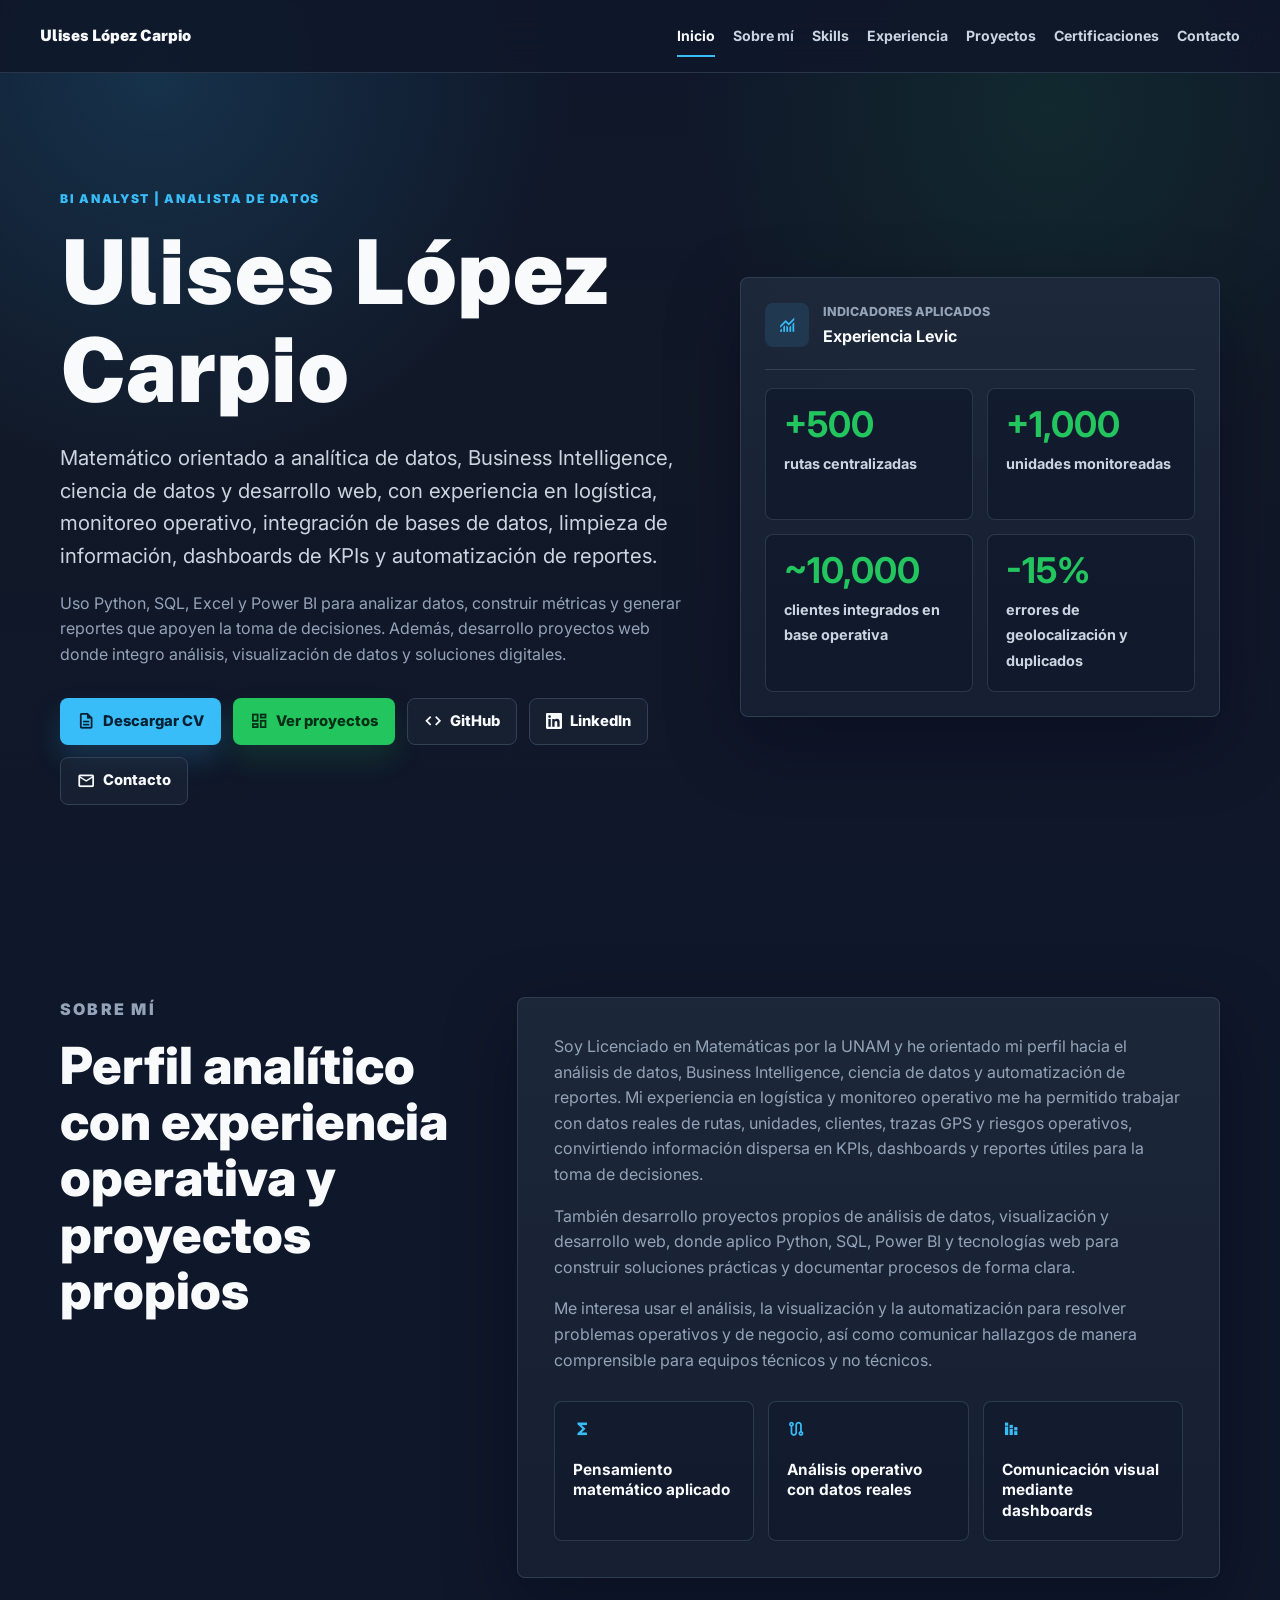
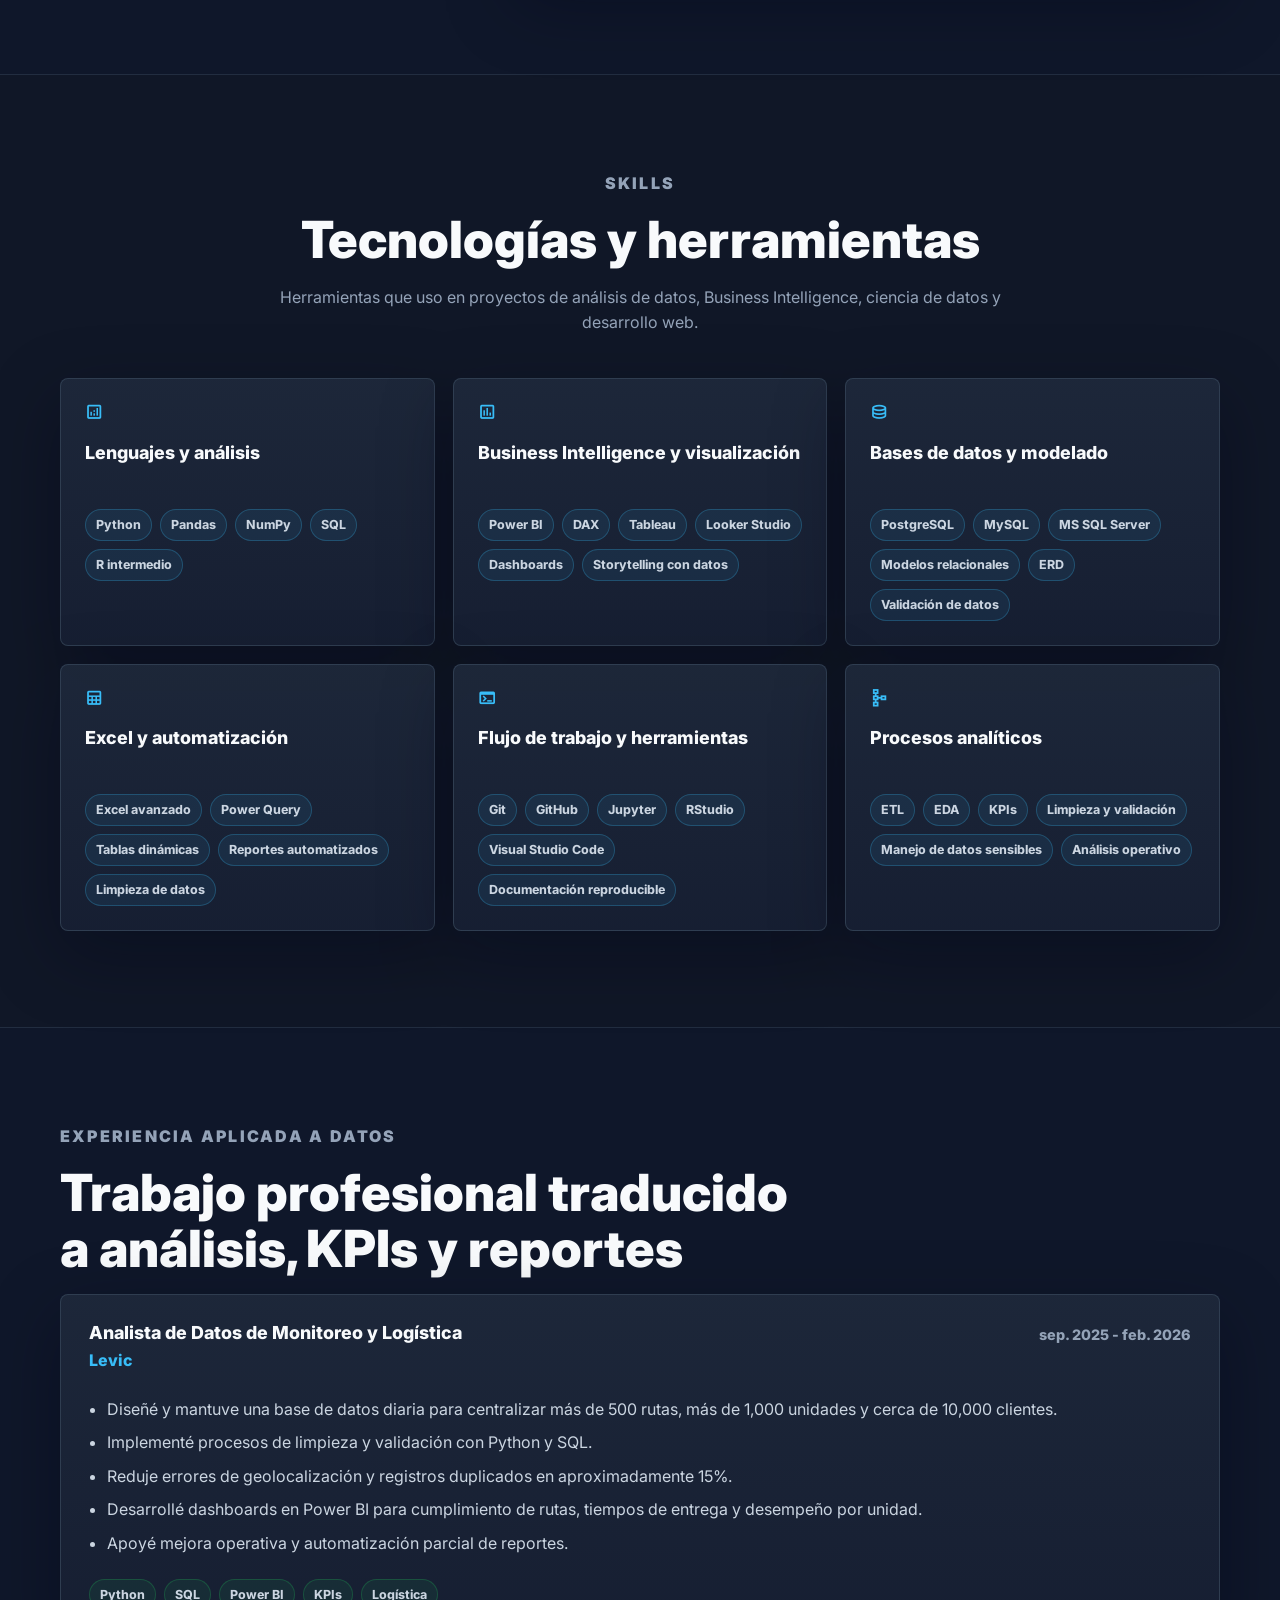
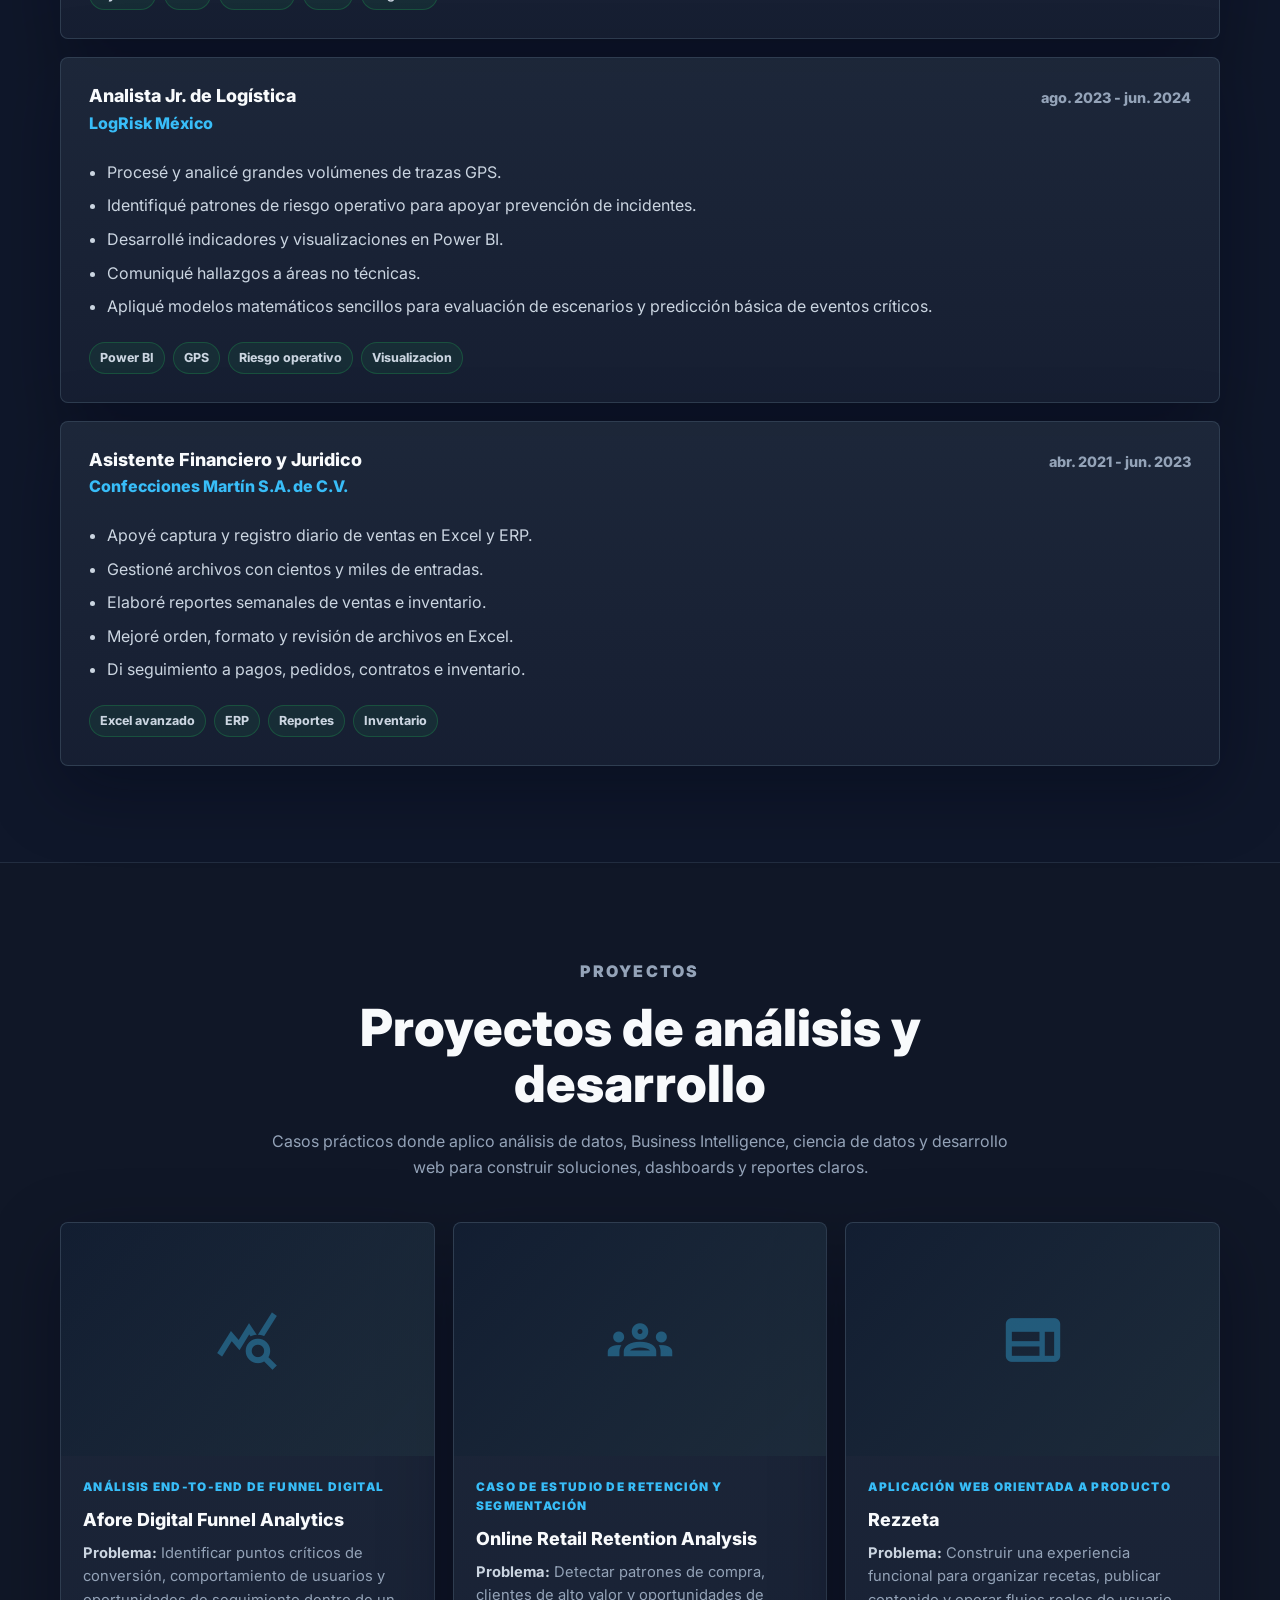
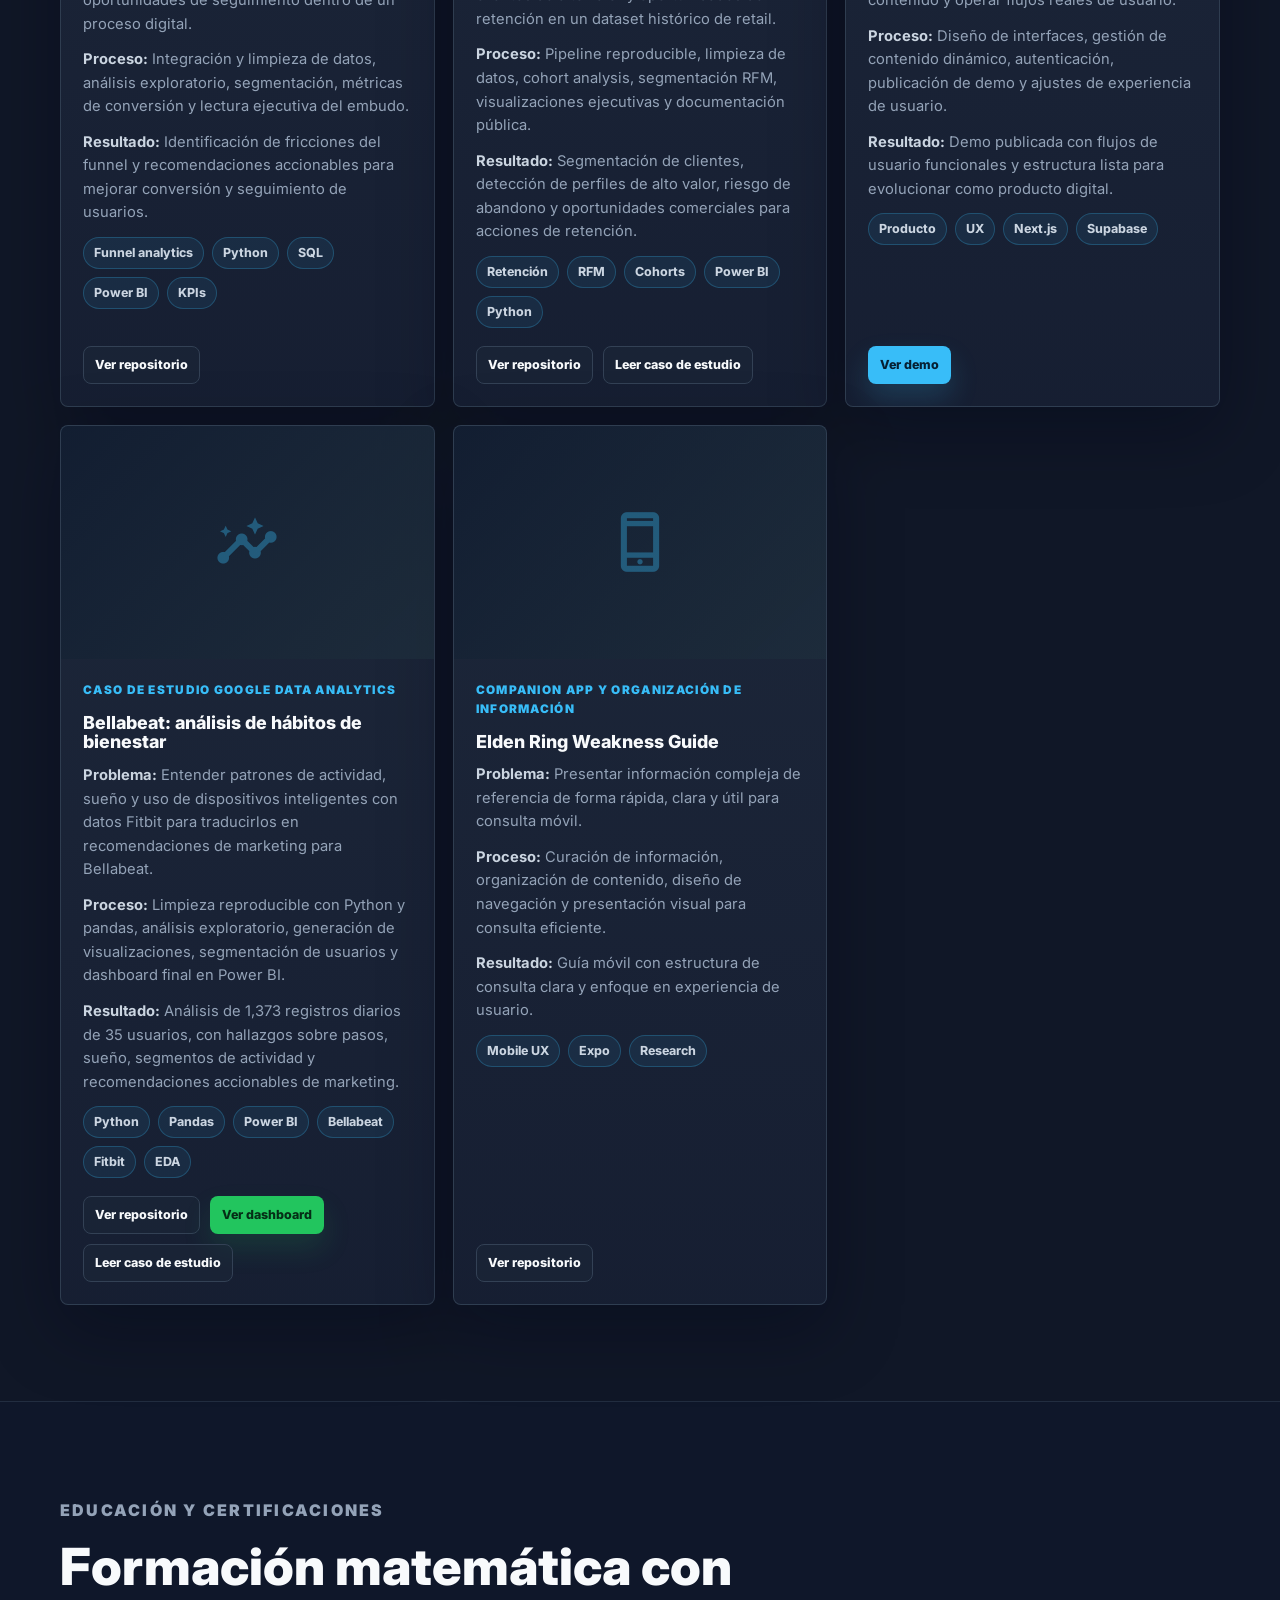
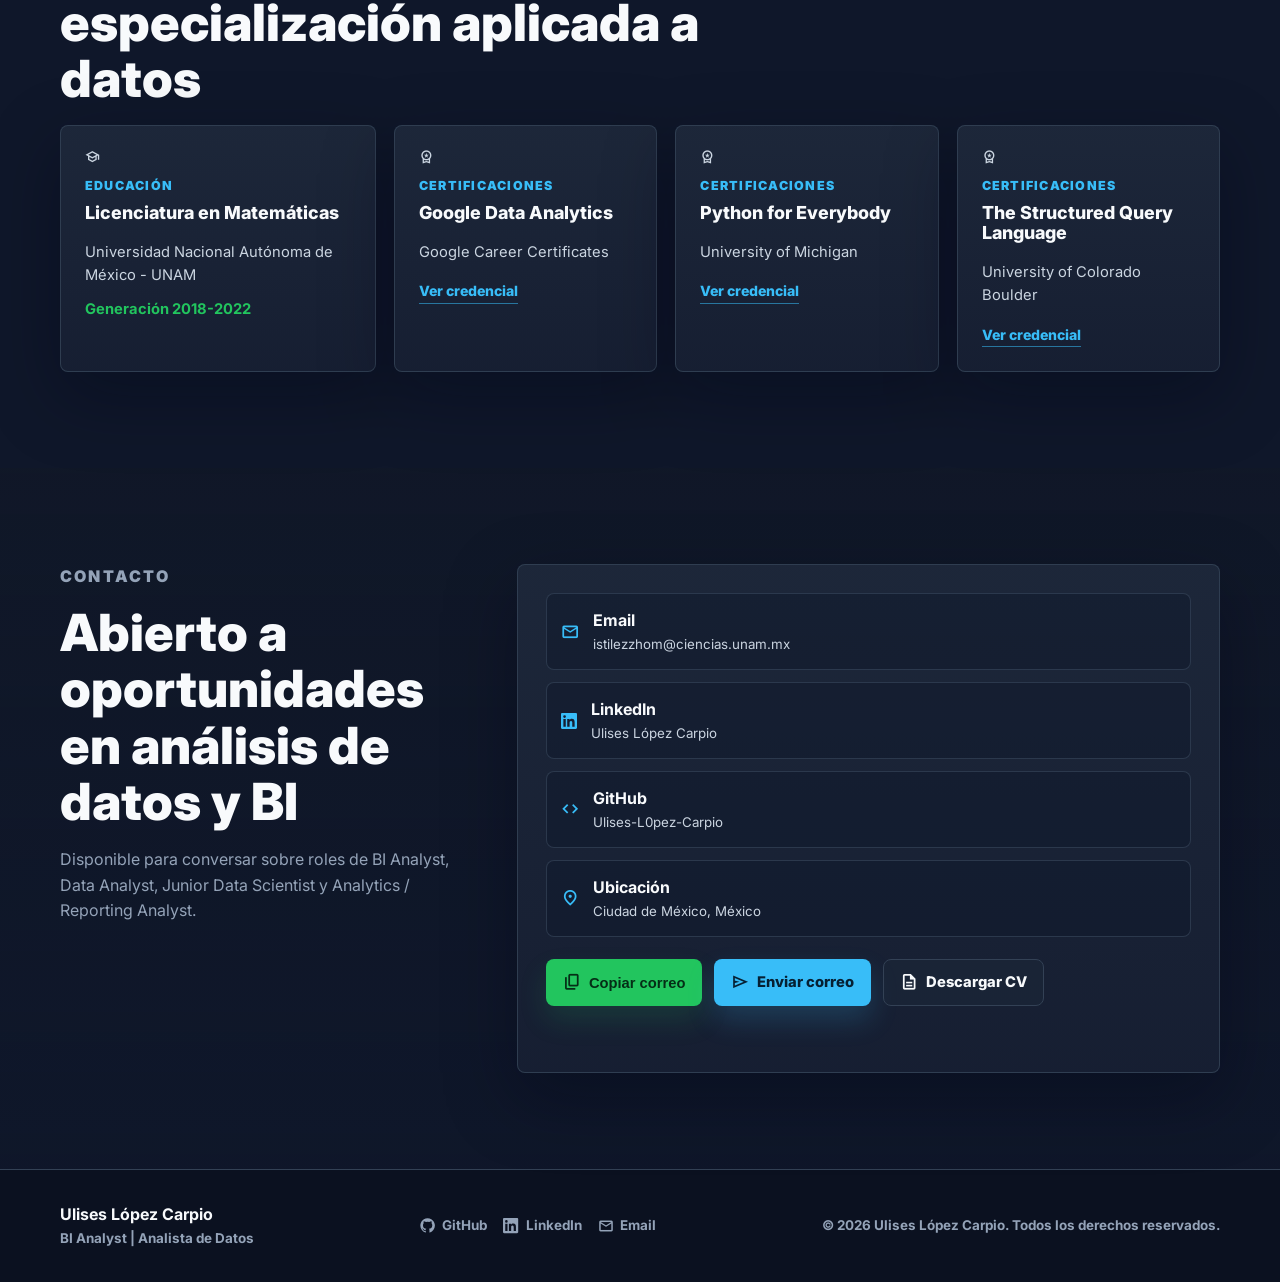
<file: index.html>
<!DOCTYPE html>
<html lang="es">
<head>
  <meta charset="UTF-8">
  <meta name="viewport" content="width=device-width, initial-scale=1.0">
  <meta name="description" content="Portafolio profesional de Ulises López Carpio, BI Analyst y Analista de Datos con experiencia en Python, SQL, Power BI, logística, monitoreo operativo, dashboards, KPIs y automatización de reportes.">
  <meta property="og:title" content="Ulises López Carpio | BI Analyst & Data Analyst Portfolio">
  <meta property="og:description" content="Portafolio profesional de Ulises López Carpio: analítica de datos, Business Intelligence, dashboards de KPIs, Python, SQL y Power BI aplicados a problemas reales.">
  <meta property="og:type" content="website">
  <meta property="og:url" content="https://ulises-l0pez-carpio.github.io/">
  <meta name="theme-color" content="#0F172A">
  <title>Ulises López Carpio | BI Analyst & Data Analyst Portfolio</title>

  <link rel="preconnect" href="https://fonts.googleapis.com">
  <link rel="preconnect" href="https://fonts.gstatic.com" crossorigin>
  <link href="https://fonts.googleapis.com/css2?family=Inter:wght@400;500;600;700;800&family=Public+Sans:wght@500;600;700;800;900&display=swap" rel="stylesheet">
  <link rel="stylesheet" href="https://fonts.googleapis.com/css2?family=Material+Symbols+Outlined:opsz,wght,FILL,GRAD@20..48,100..700,0..1,-50..200">
  <link rel="stylesheet" href="styles.css">
</head>
<body>
  <header class="site-header">
    <nav class="nav-shell" aria-label="Navegacion principal">
      <a class="brand" href="#inicio" aria-label="Ir al inicio">Ulises López Carpio</a>

      <button id="mobile-menu-btn" class="menu-toggle" type="button" aria-expanded="false" aria-controls="nav-links" aria-label="Abrir menú">
        <span class="material-symbols-outlined" aria-hidden="true">menu</span>
      </button>

      <div id="nav-links" class="nav-links">
        <a href="#inicio">Inicio</a>
        <a href="#sobre-mi">Sobre mí</a>
        <a href="#skills">Skills</a>
        <a href="#experiencia">Experiencia</a>
        <a href="#proyectos">Proyectos</a>
        <a href="#certificaciones">Certificaciones</a>
        <a href="#contacto">Contacto</a>
      </div>
    </nav>
  </header>

  <main>
    <section id="inicio" class="hero section">
      <div class="site-shell hero-grid">
        <div class="hero-content reveal">
          <p class="eyebrow">BI Analyst | Analista de Datos</p>
          <h1>Ulises López Carpio</h1>
          <p class="hero-subtitle">
            Matemático orientado a analítica de datos, Business Intelligence, ciencia de datos y desarrollo web, con experiencia en logística, monitoreo operativo, integración de bases de datos, limpieza de información, dashboards de KPIs y automatización de reportes.
          </p>
          <p class="hero-copy">
            Uso Python, SQL, Excel y Power BI para analizar datos, construir métricas y generar reportes que apoyen la toma de decisiones. Además, desarrollo proyectos web donde integro análisis, visualización de datos y soluciones digitales.
          </p>

          <div class="cta-row" aria-label="Acciones principales">
            <a class="btn btn-primary" href="CV_Ulises_Lopez_Carpio_Analista_Datos.pdf" download>
              <span class="material-symbols-outlined" aria-hidden="true">description</span>
              Descargar CV
            </a>
            <a class="btn btn-secondary" href="#proyectos">
              <span class="material-symbols-outlined" aria-hidden="true">dashboard</span>
              Ver proyectos
            </a>
            <a class="btn btn-ghost" href="https://github.com/Ulises-L0pez-Carpio" target="_blank" rel="noreferrer">
              <span class="material-symbols-outlined" aria-hidden="true">code</span>
              GitHub
            </a>
            <a class="btn btn-ghost" href="https://www.linkedin.com/in/ulises-lópez-carpio-74725a283" target="_blank" rel="noreferrer">
              <svg class="icon-linkedin" viewBox="0 0 24 24" aria-hidden="true" focusable="false">
                <path d="M20.45 20.45h-3.56v-5.57c0-1.33-.02-3.04-1.85-3.04-1.85 0-2.13 1.45-2.13 2.94v5.67H9.35V9h3.41v1.56h.05c.47-.9 1.63-1.85 3.36-1.85 3.6 0 4.26 2.37 4.26 5.45v6.29ZM5.34 7.43a2.06 2.06 0 1 1 0-4.12 2.06 2.06 0 0 1 0 4.12Zm1.78 13.02H3.56V9h3.56v11.45ZM22.22 0H1.77C.79 0 0 .77 0 1.72v20.56C0 23.23.79 24 1.77 24h20.45c.98 0 1.78-.77 1.78-1.72V1.72C24 .77 23.2 0 22.22 0Z"/>
              </svg>
              LinkedIn
            </a>
            <a class="btn btn-ghost" href="#contacto">
              <span class="material-symbols-outlined" aria-hidden="true">mail</span>
              Contacto
            </a>
          </div>
        </div>

        <aside class="hero-panel reveal" aria-label="Indicadores profesionales">
          <div class="panel-header">
            <span class="material-symbols-outlined" aria-hidden="true">monitoring</span>
            <div>
              <p>Indicadores aplicados</p>
              <strong>Experiencia Levic</strong>
            </div>
          </div>
          <div class="metric-grid">
            <div class="metric-card">
              <strong>+500</strong>
              <span>rutas centralizadas</span>
            </div>
            <div class="metric-card">
              <strong>+1,000</strong>
              <span>unidades monitoreadas</span>
            </div>
            <div class="metric-card">
              <strong>~10,000</strong>
              <span>clientes integrados en base operativa</span>
            </div>
            <div class="metric-card">
              <strong>-15%</strong>
              <span>errores de geolocalización y duplicados</span>
            </div>
          </div>
        </aside>
      </div>
    </section>

    <section id="sobre-mi" class="section">
      <div class="site-shell two-column">
        <div class="section-heading reveal">
          <p class="eyebrow">Sobre mí</p>
          <h2>Perfil analítico con experiencia operativa y proyectos propios</h2>
        </div>
        <div class="about-card reveal">
          <p>
            Soy Licenciado en Matemáticas por la UNAM y he orientado mi perfil hacia el análisis de datos, Business Intelligence, ciencia de datos y automatización de reportes. Mi experiencia en logística y monitoreo operativo me ha permitido trabajar con datos reales de rutas, unidades, clientes, trazas GPS y riesgos operativos, convirtiendo información dispersa en KPIs, dashboards y reportes útiles para la toma de decisiones.
          </p>
          <p>
            También desarrollo proyectos propios de análisis de datos, visualización y desarrollo web, donde aplico Python, SQL, Power BI y tecnologías web para construir soluciones prácticas y documentar procesos de forma clara.
          </p>
          <p>
            Me interesa usar el análisis, la visualización y la automatización para resolver problemas operativos y de negocio, así como comunicar hallazgos de manera comprensible para equipos técnicos y no técnicos.
          </p>
          <div class="strength-grid">
            <div>
              <span class="material-symbols-outlined" aria-hidden="true">functions</span>
              <strong>Pensamiento matemático aplicado</strong>
            </div>
            <div>
              <span class="material-symbols-outlined" aria-hidden="true">route</span>
              <strong>Análisis operativo con datos reales</strong>
            </div>
            <div>
              <span class="material-symbols-outlined" aria-hidden="true">stacked_bar_chart</span>
              <strong>Comunicación visual mediante dashboards</strong>
            </div>
          </div>
        </div>
      </div>
    </section>

    <section id="skills" class="section section-alt">
      <div class="site-shell">
        <div class="section-heading centered reveal">
          <p class="eyebrow">Skills</p>
          <h2>Tecnologías y herramientas</h2>
          <p>Herramientas que uso en proyectos de análisis de datos, Business Intelligence, ciencia de datos y desarrollo web.</p>
        </div>
        <div class="skills-grid reveal">
          <article class="skill-card">
            <span class="material-symbols-outlined" aria-hidden="true">analytics</span>
            <h3>Lenguajes y análisis</h3>
            <div class="tag-list">
              <span>Python</span><span>Pandas</span><span>NumPy</span><span>SQL</span><span>R intermedio</span>
            </div>
          </article>
          <article class="skill-card">
            <span class="material-symbols-outlined" aria-hidden="true">insert_chart</span>
            <h3>Business Intelligence y visualización</h3>
            <div class="tag-list">
              <span>Power BI</span><span>DAX</span><span>Tableau</span><span>Looker Studio</span><span>Dashboards</span><span>Storytelling con datos</span>
            </div>
          </article>
          <article class="skill-card">
            <span class="material-symbols-outlined" aria-hidden="true">database</span>
            <h3>Bases de datos y modelado</h3>
            <div class="tag-list">
              <span>PostgreSQL</span><span>MySQL</span><span>MS SQL Server</span><span>Modelos relacionales</span><span>ERD</span><span>Validación de datos</span>
            </div>
          </article>
          <article class="skill-card">
            <span class="material-symbols-outlined" aria-hidden="true">table</span>
            <h3>Excel y automatización</h3>
            <div class="tag-list">
              <span>Excel avanzado</span><span>Power Query</span><span>Tablas dinámicas</span><span>Reportes automatizados</span><span>Limpieza de datos</span>
            </div>
          </article>
          <article class="skill-card">
            <span class="material-symbols-outlined" aria-hidden="true">terminal</span>
            <h3>Flujo de trabajo y herramientas</h3>
            <div class="tag-list">
              <span>Git</span><span>GitHub</span><span>Jupyter</span><span>RStudio</span><span>Visual Studio Code</span><span>Documentación reproducible</span>
            </div>
          </article>
          <article class="skill-card">
            <span class="material-symbols-outlined" aria-hidden="true">schema</span>
            <h3>Procesos analíticos</h3>
            <div class="tag-list">
              <span>ETL</span><span>EDA</span><span>KPIs</span><span>Limpieza y validación</span><span>Manejo de datos sensibles</span><span>Análisis operativo</span>
            </div>
          </article>
        </div>
      </div>
    </section>

    <section id="experiencia" class="section">
      <div class="site-shell">
        <div class="section-heading reveal">
          <p class="eyebrow">Experiencia aplicada a datos</p>
          <h2>Trabajo profesional traducido a análisis, KPIs y reportes</h2>
        </div>
        <div class="experience-grid reveal">
          <article class="experience-card">
            <div class="experience-header">
              <div>
                <h3>Analista de Datos de Monitoreo y Logística</h3>
                <p>Levic</p>
              </div>
              <span>sep. 2025 - feb. 2026</span>
            </div>
            <ul>
              <li>Diseñé y mantuve una base de datos diaria para centralizar más de 500 rutas, más de 1,000 unidades y cerca de 10,000 clientes.</li>
              <li>Implementé procesos de limpieza y validación con Python y SQL.</li>
              <li>Reduje errores de geolocalización y registros duplicados en aproximadamente 15%.</li>
              <li>Desarrollé dashboards en Power BI para cumplimiento de rutas, tiempos de entrega y desempeño por unidad.</li>
              <li>Apoyé mejora operativa y automatización parcial de reportes.</li>
            </ul>
              <div class="tag-list compact"><span>Python</span><span>SQL</span><span>Power BI</span><span>KPIs</span><span>Logística</span></div>
          </article>

          <article class="experience-card">
            <div class="experience-header">
              <div>
                <h3>Analista Jr. de Logística</h3>
                <p>LogRisk México</p>
              </div>
              <span>ago. 2023 - jun. 2024</span>
            </div>
            <ul>
              <li>Procesé y analicé grandes volúmenes de trazas GPS.</li>
              <li>Identifiqué patrones de riesgo operativo para apoyar prevención de incidentes.</li>
              <li>Desarrollé indicadores y visualizaciones en Power BI.</li>
              <li>Comuniqué hallazgos a áreas no técnicas.</li>
              <li>Apliqué modelos matemáticos sencillos para evaluación de escenarios y predicción básica de eventos críticos.</li>
            </ul>
            <div class="tag-list compact"><span>Power BI</span><span>GPS</span><span>Riesgo operativo</span><span>Visualizacion</span></div>
          </article>

          <article class="experience-card">
            <div class="experience-header">
              <div>
                <h3>Asistente Financiero y Juridico</h3>
                <p>Confecciones Martín S.A. de C.V.</p>
              </div>
              <span>abr. 2021 - jun. 2023</span>
            </div>
            <ul>
              <li>Apoyé captura y registro diario de ventas en Excel y ERP.</li>
              <li>Gestioné archivos con cientos y miles de entradas.</li>
              <li>Elaboré reportes semanales de ventas e inventario.</li>
              <li>Mejoré orden, formato y revisión de archivos en Excel.</li>
              <li>Di seguimiento a pagos, pedidos, contratos e inventario.</li>
            </ul>
            <div class="tag-list compact"><span>Excel avanzado</span><span>ERP</span><span>Reportes</span><span>Inventario</span></div>
          </article>
        </div>
      </div>
    </section>

    <section id="proyectos" class="section section-alt">
      <div class="site-shell">
        <div class="section-heading centered reveal">
          <p class="eyebrow">Proyectos</p>
          <h2>Proyectos de análisis y desarrollo</h2>
          <p>Casos prácticos donde aplico análisis de datos, Business Intelligence, ciencia de datos y desarrollo web para construir soluciones, dashboards y reportes claros.</p>
        </div>

        <div id="project-grid" class="project-grid reveal" aria-live="polite"></div>
      </div>
    </section>

    <section id="certificaciones" class="section">
      <div class="site-shell">
        <div class="section-heading reveal">
          <p class="eyebrow">Educación y certificaciones</p>
          <h2>Formación matemática con especialización aplicada a datos</h2>
        </div>
        <div class="education-grid reveal">
          <article class="education-card">
            <span class="material-symbols-outlined" aria-hidden="true">school</span>
            <p>Educación</p>
            <h3>Licenciatura en Matemáticas</h3>
            <span>Universidad Nacional Autónoma de México - UNAM</span>
            <strong>Generación 2018-2022</strong>
          </article>
          <article class="education-card">
            <span class="material-symbols-outlined" aria-hidden="true">workspace_premium</span>
            <p>Certificaciones</p>
            <h3>Google Data Analytics</h3>
            <span>Google Career Certificates</span>
            <a class="credential-link" href="https://coursera.org/share/cc2bbe17eafde05c39c178ccb80b9e1e" target="_blank" rel="noreferrer">Ver credencial</a>
          </article>
          <article class="education-card">
            <span class="material-symbols-outlined" aria-hidden="true">workspace_premium</span>
            <p>Certificaciones</p>
            <h3>Python for Everybody</h3>
            <span>University of Michigan</span>
            <a class="credential-link" href="https://coursera.org/share/06cb0fbc19cc961df5a6525f2021a833" target="_blank" rel="noreferrer">Ver credencial</a>
          </article>
          <article class="education-card">
            <span class="material-symbols-outlined" aria-hidden="true">workspace_premium</span>
            <p>Certificaciones</p>
            <h3>The Structured Query Language</h3>
            <span>University of Colorado Boulder</span>
            <a class="credential-link" href="https://coursera.org/share/13cce2dae2f312042832f4484e514857" target="_blank" rel="noreferrer">Ver credencial</a>
          </article>
        </div>
      </div>
    </section>

    <section id="contacto" class="section contact-section">
      <div class="site-shell contact-grid">
        <div class="section-heading reveal">
          <p class="eyebrow">Contacto</p>
          <h2>Abierto a oportunidades en análisis de datos y BI</h2>
          <p>Disponible para conversar sobre roles de BI Analyst, Data Analyst, Junior Data Scientist y Analytics / Reporting Analyst.</p>
        </div>
        <div class="contact-card reveal">
          <div class="contact-list">
            <a href="mailto:istilezzhom@ciencias.unam.mx" data-mailto-target="contact" aria-label="Enviar correo a Ulises López Carpio">
              <span class="material-symbols-outlined" aria-hidden="true">mail</span>
              <div><strong>Email</strong><small>istilezzhom@ciencias.unam.mx</small></div>
            </a>
            <a href="https://www.linkedin.com/in/ulises-lópez-carpio-74725a283" target="_blank" rel="noreferrer" aria-label="Abrir LinkedIn de Ulises López Carpio">
              <svg class="icon-linkedin" viewBox="0 0 24 24" aria-hidden="true" focusable="false">
                <path d="M20.45 20.45h-3.56v-5.57c0-1.33-.02-3.04-1.85-3.04-1.85 0-2.13 1.45-2.13 2.94v5.67H9.35V9h3.41v1.56h.05c.47-.9 1.63-1.85 3.36-1.85 3.6 0 4.26 2.37 4.26 5.45v6.29ZM5.34 7.43a2.06 2.06 0 1 1 0-4.12 2.06 2.06 0 0 1 0 4.12Zm1.78 13.02H3.56V9h3.56v11.45ZM22.22 0H1.77C.79 0 0 .77 0 1.72v20.56C0 23.23.79 24 1.77 24h20.45c.98 0 1.78-.77 1.78-1.72V1.72C24 .77 23.2 0 22.22 0Z"/>
              </svg>
              <div><strong>LinkedIn</strong><small>Ulises López Carpio</small></div>
            </a>
            <a href="https://github.com/Ulises-L0pez-Carpio" target="_blank" rel="noreferrer" aria-label="Abrir GitHub de Ulises López Carpio">
              <span class="material-symbols-outlined" aria-hidden="true">code</span>
              <div><strong>GitHub</strong><small>Ulises-L0pez-Carpio</small></div>
            </a>
            <div>
              <span class="material-symbols-outlined" aria-hidden="true">location_on</span>
              <div><strong>Ubicación</strong><small>Ciudad de México, México</small></div>
            </div>
          </div>
          <div class="cta-row contact-actions">
            <button id="copy-email-btn" class="btn btn-secondary" type="button">
              <span class="material-symbols-outlined" aria-hidden="true">content_copy</span>
              Copiar correo
            </button>
            <a class="btn btn-primary" href="mailto:istilezzhom@ciencias.unam.mx" data-mailto-target="cta">
              <span class="material-symbols-outlined" aria-hidden="true">send</span>
              Enviar correo
            </a>
            <a class="btn btn-ghost" href="CV_Ulises_Lopez_Carpio_Analista_Datos.pdf" download>
              <span class="material-symbols-outlined" aria-hidden="true">description</span>
              Descargar CV
            </a>
          </div>
          <p id="copy-email-status" class="copy-status" aria-live="polite"></p>
        </div>
      </div>
    </section>
  </main>

  <footer class="site-footer">
    <div class="site-shell footer-grid">
      <p><strong>Ulises López Carpio</strong><span>BI Analyst | Analista de Datos</span></p>
      <div>
        <a href="https://github.com/Ulises-L0pez-Carpio" target="_blank" rel="noreferrer">
          <svg class="footer-icon" viewBox="0 0 24 24" aria-hidden="true" focusable="false">
            <path d="M12 .5C5.65.5.5 5.66.5 12.03c0 5.1 3.29 9.4 7.86 10.93.58.1.79-.25.79-.56v-2.15c-3.2.7-3.87-1.37-3.87-1.37-.52-1.33-1.28-1.68-1.28-1.68-1.05-.72.08-.7.08-.7 1.15.08 1.76 1.19 1.76 1.19 1.03 1.76 2.7 1.25 3.35.96.1-.75.4-1.25.73-1.54-2.55-.29-5.23-1.28-5.23-5.68 0-1.26.45-2.28 1.18-3.08-.12-.29-.51-1.46.11-3.04 0 0 .97-.31 3.17 1.18a10.98 10.98 0 0 1 5.78 0c2.2-1.49 3.17-1.18 3.17-1.18.62 1.58.23 2.75.11 3.04.74.8 1.18 1.82 1.18 3.08 0 4.41-2.69 5.38-5.25 5.67.41.36.78 1.06.78 2.14v3.16c0 .31.21.67.79.56 4.56-1.53 7.84-5.83 7.84-10.93C23.5 5.66 18.35.5 12 .5Z"/>
          </svg>
          GitHub
        </a>
        <a href="https://www.linkedin.com/in/ulises-lópez-carpio-74725a283" target="_blank" rel="noreferrer">
          <svg class="footer-icon" viewBox="0 0 24 24" aria-hidden="true" focusable="false">
            <path d="M20.45 20.45h-3.56v-5.57c0-1.33-.02-3.04-1.85-3.04-1.85 0-2.13 1.45-2.13 2.94v5.67H9.35V9h3.41v1.56h.05c.47-.9 1.63-1.85 3.36-1.85 3.6 0 4.26 2.37 4.26 5.45v6.29ZM5.34 7.43a2.06 2.06 0 1 1 0-4.12 2.06 2.06 0 0 1 0 4.12Zm1.78 13.02H3.56V9h3.56v11.45ZM22.22 0H1.77C.79 0 0 .77 0 1.72v20.56C0 23.23.79 24 1.77 24h20.45c.98 0 1.78-.77 1.78-1.72V1.72C24 .77 23.2 0 22.22 0Z"/>
          </svg>
          LinkedIn
        </a>
        <a href="mailto:istilezzhom@ciencias.unam.mx" data-mailto-target="footer">
          <span class="material-symbols-outlined footer-icon" aria-hidden="true">mail</span>
          Email
        </a>
      </div>
      <small>&copy; 2026 Ulises López Carpio. Todos los derechos reservados.</small>
    </div>
  </footer>

  <script src="app.js"></script>
</body>
</html>
</file>
<file: styles.css>
:root {
  --bg: #0F172A;
  --bg-2: #111827;
  --card: #1E293B;
  --card-2: #172033;
  --text: #F8FAFC;
  --text-2: #CBD5E1;
  --muted: #94A3B8;
  --accent: #38BDF8;
  --accent-2: #22C55E;
  --border: #334155;
  --shadow: 0 24px 70px rgba(2, 6, 23, 0.36);
}

* {
  box-sizing: border-box;
}

html {
  scroll-behavior: smooth;
  scroll-padding-top: 86px;
}

body {
  margin: 0;
  color: var(--text);
  background: var(--bg);
  font-family: Inter, system-ui, -apple-system, BlinkMacSystemFont, "Segoe UI", sans-serif;
  line-height: 1.6;
  overflow-x: hidden;
}

body::before {
  content: "";
  position: fixed;
  inset: 0;
  z-index: -1;
  background:
    radial-gradient(circle at 12% 8%, rgba(56, 189, 248, 0.16), transparent 30%),
    radial-gradient(circle at 82% 12%, rgba(34, 197, 94, 0.10), transparent 28%),
    linear-gradient(180deg, #0F172A 0%, #111827 48%, #0F172A 100%);
}

a {
  color: inherit;
  text-decoration: none;
}

button,
a {
  -webkit-tap-highlight-color: transparent;
}

.site-shell {
  width: min(1160px, calc(100vw - 40px));
  margin: 0 auto;
}

.site-header {
  position: sticky;
  top: 0;
  z-index: 50;
  border-bottom: 1px solid rgba(51, 65, 85, 0.75);
  background: rgba(15, 23, 42, 0.88);
  backdrop-filter: blur(18px);
}

.nav-shell {
  width: min(1200px, calc(100vw - 40px));
  height: 72px;
  margin: 0 auto;
  display: flex;
  align-items: center;
  justify-content: space-between;
  gap: 20px;
}

.brand {
  color: var(--text);
  font-family: "Public Sans", Inter, sans-serif;
  font-size: 0.98rem;
  font-weight: 900;
  letter-spacing: 0;
  white-space: nowrap;
}

.nav-links {
  display: flex;
  align-items: center;
  justify-content: flex-end;
  gap: 18px;
}

.nav-links a {
  color: var(--text-2);
  font-size: 0.88rem;
  font-weight: 700;
  padding: 10px 0;
  transition: color 180ms ease;
}

.nav-links a:hover,
.nav-links a.active {
  color: var(--text);
}

.nav-links a.active {
  box-shadow: inset 0 -2px var(--accent);
}

.menu-toggle {
  display: none;
  width: 42px;
  height: 42px;
  border: 1px solid var(--border);
  border-radius: 8px;
  color: var(--text);
  background: rgba(30, 41, 59, 0.7);
  cursor: pointer;
}

.section {
  padding: 96px 0;
}

.section-alt {
  background: rgba(17, 24, 39, 0.72);
  border-block: 1px solid rgba(51, 65, 85, 0.55);
}

.hero {
  min-height: calc(100vh - 72px);
  display: flex;
  align-items: center;
  padding: 92px 0 72px;
}

.hero-grid {
  display: grid;
  grid-template-columns: minmax(0, 1.08fr) minmax(340px, 0.82fr);
  gap: 48px;
  align-items: center;
}

.hero-content {
  max-width: 740px;
}

.eyebrow {
  margin: 0 0 14px;
  color: var(--accent);
  font-size: 0.76rem;
  font-weight: 900;
  letter-spacing: 0.14em;
  text-transform: uppercase;
}

h1,
h2,
h3,
p {
  margin-top: 0;
}

h1,
h2,
h3 {
  letter-spacing: 0;
  line-height: 1.1;
}

h1 {
  margin-bottom: 22px;
  color: var(--text);
  font-family: "Public Sans", Inter, sans-serif;
  font-size: clamp(2.8rem, 7vw, 5.7rem);
  font-weight: 900;
}

h2 {
  margin-bottom: 18px;
  color: var(--text);
  font-size: clamp(2rem, 4vw, 3.35rem);
  font-weight: 850;
}

h3 {
  color: var(--text);
  font-size: 1.12rem;
  font-weight: 800;
}

.hero-subtitle {
  max-width: 720px;
  margin-bottom: 18px;
  color: var(--text-2);
  font-size: clamp(1.04rem, 2vw, 1.28rem);
}

.hero-copy,
.section-heading p,
.about-card p {
  color: var(--muted);
  font-size: 1rem;
}

.cta-row {
  display: flex;
  flex-wrap: wrap;
  gap: 12px;
  margin-top: 30px;
}

.btn {
  display: inline-flex;
  min-height: 46px;
  align-items: center;
  justify-content: center;
  gap: 8px;
  border-radius: 8px;
  padding: 11px 16px;
  border: 1px solid transparent;
  font-size: 0.92rem;
  font-weight: 800;
  transition: transform 180ms ease, background 180ms ease, border-color 180ms ease, color 180ms ease, box-shadow 180ms ease;
}

.btn:hover {
  transform: translateY(-2px);
}

.btn-primary {
  color: #062033;
  background: var(--accent);
  box-shadow: 0 14px 28px rgba(56, 189, 248, 0.18);
}

.btn-primary:hover {
  background: #7DD3FC;
}

.btn-secondary {
  color: #052E16;
  background: var(--accent-2);
  box-shadow: 0 14px 28px rgba(34, 197, 94, 0.15);
}

.btn-ghost {
  color: var(--text);
  border-color: var(--border);
  background: rgba(30, 41, 59, 0.52);
}

.btn-ghost:hover,
.btn-secondary:hover {
  border-color: rgba(248, 250, 252, 0.25);
}

.material-symbols-outlined {
  font-size: 1.15rem;
  line-height: 1;
  font-variation-settings: "FILL" 0, "wght" 500, "GRAD" 0, "opsz" 24;
}

.icon-linkedin {
  width: 1rem;
  height: 1rem;
  flex: 0 0 auto;
  fill: currentColor;
}

.hero-panel,
.about-card,
.skill-card,
.experience-card,
.education-card,
.contact-card,
.project-card {
  border: 1px solid rgba(51, 65, 85, 0.88);
  background: linear-gradient(180deg, rgba(30, 41, 59, 0.92), rgba(23, 32, 51, 0.92));
  box-shadow: var(--shadow);
}

.hero-panel {
  border-radius: 8px;
  padding: 24px;
}

.panel-header {
  display: flex;
  align-items: center;
  gap: 14px;
  padding-bottom: 20px;
  border-bottom: 1px solid var(--border);
}

.panel-header > span {
  display: grid;
  width: 44px;
  height: 44px;
  place-items: center;
  border-radius: 8px;
  color: var(--accent);
  background: rgba(56, 189, 248, 0.12);
}

.panel-header p {
  margin-bottom: 2px;
  color: var(--muted);
  font-size: 0.78rem;
  font-weight: 800;
  text-transform: uppercase;
}

.panel-header strong {
  color: var(--text);
  font-size: 1rem;
}

.metric-grid {
  display: grid;
  grid-template-columns: 1fr 1fr;
  gap: 14px;
  margin-top: 18px;
}

.metric-card {
  min-height: 132px;
  padding: 18px;
  border: 1px solid rgba(51, 65, 85, 0.76);
  border-radius: 8px;
  background: rgba(15, 23, 42, 0.58);
}

.metric-card strong {
  display: block;
  margin-bottom: 8px;
  color: var(--accent-2);
  font-size: clamp(1.65rem, 3vw, 2.22rem);
  line-height: 1;
}

.metric-card span {
  color: var(--text-2);
  font-size: 0.9rem;
  font-weight: 700;
}

.two-column,
.contact-grid {
  display: grid;
  grid-template-columns: minmax(260px, 0.74fr) minmax(0, 1.26fr);
  gap: 44px;
  align-items: start;
}

.section-heading {
  max-width: 760px;
}

.section-heading.centered {
  margin: 0 auto 42px;
  text-align: center;
}

.about-card {
  border-radius: 8px;
  padding: clamp(24px, 4vw, 36px);
}

.strength-grid {
  display: grid;
  grid-template-columns: repeat(3, 1fr);
  gap: 14px;
  margin-top: 28px;
}

.strength-grid div {
  min-height: 132px;
  padding: 18px;
  border: 1px solid rgba(51, 65, 85, 0.82);
  border-radius: 8px;
  background: rgba(15, 23, 42, 0.48);
}

.strength-grid span,
.skill-card > span,
.education-card > span {
  color: var(--accent);
}

.strength-grid strong {
  display: block;
  margin-top: 14px;
  color: var(--text);
  font-size: 0.96rem;
  line-height: 1.35;
}

.skills-grid,
.project-grid,
.education-grid {
  display: grid;
  grid-template-columns: repeat(3, 1fr);
  gap: 18px;
}

.skill-card,
.education-card {
  border-radius: 8px;
  padding: 24px;
  transition: transform 180ms ease, border-color 180ms ease, background 180ms ease;
}

.skill-card:hover,
.education-card:hover,
.experience-card:hover,
.project-card:hover {
  transform: translateY(-4px);
  border-color: rgba(56, 189, 248, 0.68);
}

.skill-card h3 {
  min-height: 48px;
  margin: 14px 0 18px;
}

.tag-list {
  display: flex;
  flex-wrap: wrap;
  gap: 8px;
}

.tag-list span {
  display: inline-flex;
  align-items: center;
  min-height: 28px;
  border: 1px solid rgba(56, 189, 248, 0.25);
  border-radius: 999px;
  padding: 5px 10px;
  color: var(--text-2);
  background: rgba(56, 189, 248, 0.08);
  font-size: 0.78rem;
  font-weight: 750;
}

.tag-list.compact span {
  border-color: rgba(34, 197, 94, 0.24);
  background: rgba(34, 197, 94, 0.08);
}

.experience-grid {
  display: grid;
  gap: 18px;
}

.experience-card {
  border-radius: 8px;
  padding: 28px;
  transition: transform 180ms ease, border-color 180ms ease;
}

.experience-header {
  display: flex;
  justify-content: space-between;
  gap: 22px;
  margin-bottom: 18px;
}

.experience-header h3,
.experience-header p {
  margin-bottom: 5px;
}

.experience-header p {
  color: var(--accent);
  font-weight: 800;
}

.experience-header > span {
  color: var(--muted);
  font-size: 0.9rem;
  font-weight: 800;
  white-space: nowrap;
}

.experience-card ul {
  margin: 0 0 22px;
  padding-left: 1.1rem;
  color: var(--text-2);
}

.experience-card li + li {
  margin-top: 8px;
}

.project-media {
  position: relative;
  min-height: 280px;
  background: linear-gradient(135deg, rgba(56, 189, 248, 0.12), rgba(34, 197, 94, 0.08));
  overflow: hidden;
}

.project-media video,
.project-media img {
  width: 100%;
  height: 100%;
  object-fit: cover;
  display: block;
}

.media-fallback {
  position: absolute;
  inset: 0;
  display: grid;
  place-items: center;
  color: rgba(56, 189, 248, 0.36);
  background: linear-gradient(135deg, rgba(15, 23, 42, 0.8), rgba(30, 41, 59, 0.68));
}

.media-fallback span {
  font-size: 4rem;
}

.has-media .media-fallback {
  display: none;
}

.project-type {
  display: inline-flex;
  margin-bottom: 13px;
  color: var(--accent);
  font-size: 0.74rem;
  font-weight: 900;
  letter-spacing: 0.11em;
  text-transform: uppercase;
}

.project-card p {
  color: var(--muted);
}

.project-grid {
  margin-top: 22px;
}

.project-card {
  display: flex;
  min-height: 100%;
  flex-direction: column;
  overflow: hidden;
  border-radius: 8px;
  transition: transform 180ms ease, border-color 180ms ease;
}

.project-media {
  min-height: auto;
  aspect-ratio: 16 / 10;
}

.project-body {
  display: flex;
  flex: 1;
  flex-direction: column;
  padding: 22px;
}

.project-body h3 {
  margin-bottom: 12px;
}

.project-detail {
  margin: 0 0 12px;
  font-size: 0.92rem;
}

.project-detail strong {
  color: var(--text-2);
}

.project-actions {
  display: flex;
  flex-wrap: wrap;
  gap: 10px;
  margin-top: auto;
  padding-top: 18px;
}

.project-actions .btn {
  min-height: 38px;
  padding: 8px 11px;
  font-size: 0.78rem;
}

.education-grid {
  grid-template-columns: 1.2fr repeat(3, 1fr);
}

.education-card p {
  margin: 12px 0 7px;
  color: var(--accent);
  font-size: 0.78rem;
  font-weight: 900;
  letter-spacing: 0.1em;
  text-transform: uppercase;
}

.education-card span,
.education-card strong {
  display: block;
  color: var(--text-2);
  font-size: 0.92rem;
}

.education-card strong {
  margin-top: 10px;
  color: var(--accent-2);
}

.credential-link {
  display: inline-flex;
  width: fit-content;
  margin-top: 16px;
  border-bottom: 1px solid rgba(56, 189, 248, 0.55);
  color: var(--accent);
  font-size: 0.88rem;
  font-weight: 800;
}

.credential-link:hover {
  color: #7DD3FC;
  border-bottom-color: #7DD3FC;
}

.contact-section {
  background: linear-gradient(180deg, rgba(17, 24, 39, 0.65), rgba(15, 23, 42, 0.92));
}

.contact-card {
  border-radius: 8px;
  padding: 28px;
}

.contact-list {
  display: grid;
  gap: 12px;
}

.contact-list a,
.contact-list > div {
  display: flex;
  align-items: center;
  gap: 14px;
  min-width: 0;
  padding: 14px;
  border: 1px solid rgba(51, 65, 85, 0.78);
  border-radius: 8px;
  background: rgba(15, 23, 42, 0.42);
  transition: border-color 180ms ease, background 180ms ease;
}

.contact-list a:hover {
  border-color: rgba(56, 189, 248, 0.72);
  background: rgba(56, 189, 248, 0.08);
}

.contact-list span,
.contact-list .icon-linkedin {
  color: var(--accent);
}

.contact-list strong,
.contact-list small {
  display: block;
}

.contact-list small {
  color: var(--text-2);
  overflow-wrap: anywhere;
}

.contact-actions {
  margin-top: 22px;
}

.copy-status {
  min-height: 24px;
  margin: 14px 0 0;
  color: var(--accent-2);
  font-size: 0.9rem;
  font-weight: 800;
}

.copy-status.error {
  color: #FCA5A5;
}

.site-footer {
  border-top: 1px solid var(--border);
  background: #0B1120;
  padding: 32px 0;
}

.footer-grid {
  display: flex;
  align-items: center;
  justify-content: space-between;
  gap: 18px;
}

.footer-grid p,
.footer-grid small {
  margin: 0;
}

.footer-grid p span {
  display: block;
  color: var(--muted);
  font-size: 0.84rem;
  font-weight: 700;
}

.footer-grid div {
  display: flex;
  gap: 16px;
}

.footer-grid a,
.footer-grid small {
  color: var(--muted);
  font-size: 0.84rem;
  font-weight: 700;
}

.footer-grid a {
  display: inline-flex;
  align-items: center;
  gap: 7px;
}

.footer-icon {
  width: 0.95rem;
  height: 0.95rem;
  flex: 0 0 auto;
  fill: currentColor;
}

span.footer-icon {
  font-size: 1rem;
}

.footer-grid a:hover {
  color: var(--text);
}

.reveal {
  opacity: 0;
  transform: translateY(22px);
  transition: opacity 520ms ease, transform 520ms ease;
}

.reveal.visible {
  opacity: 1;
  transform: translateY(0);
}

::selection {
  color: var(--text);
  background: rgba(56, 189, 248, 0.34);
}

::-webkit-scrollbar {
  width: 8px;
}

::-webkit-scrollbar-track {
  background: #0B1120;
}

::-webkit-scrollbar-thumb {
  border-radius: 99px;
  background: #334155;
}

@media (max-width: 980px) {
  .hero-grid,
  .two-column,
  .contact-grid {
    grid-template-columns: 1fr;
  }

  .skills-grid,
  .project-grid,
  .education-grid {
    grid-template-columns: repeat(2, 1fr);
  }

  .hero {
    min-height: auto;
  }
}

@media (max-width: 820px) {
  .menu-toggle {
    display: inline-grid;
    place-items: center;
  }

  .nav-links {
    position: absolute;
    top: 72px;
    left: 0;
    right: 0;
    display: none;
    flex-direction: column;
    align-items: stretch;
    gap: 0;
    padding: 10px 20px 18px;
    border-bottom: 1px solid var(--border);
    background: rgba(15, 23, 42, 0.98);
  }

  .nav-links.open {
    display: flex;
  }

  .nav-links a {
    padding: 13px 4px;
    border-bottom: 1px solid rgba(51, 65, 85, 0.55);
  }

  .nav-links a.active {
    box-shadow: none;
    color: var(--accent);
  }
}

@media (max-width: 680px) {
  .site-shell,
  .nav-shell {
    width: min(100% - 28px, 1160px);
  }

  .section {
    padding: 72px 0;
  }

  .hero {
    padding-top: 58px;
  }

  .metric-grid,
  .strength-grid,
  .skills-grid,
  .project-grid,
  .education-grid {
    grid-template-columns: 1fr;
  }

  .experience-header,
  .footer-grid {
    flex-direction: column;
    align-items: flex-start;
  }

  .experience-header > span {
    white-space: normal;
  }

  .btn {
    width: 100%;
  }

  .cta-row {
    width: 100%;
  }

  .contact-actions .btn {
    width: 100%;
  }
}
</file>
